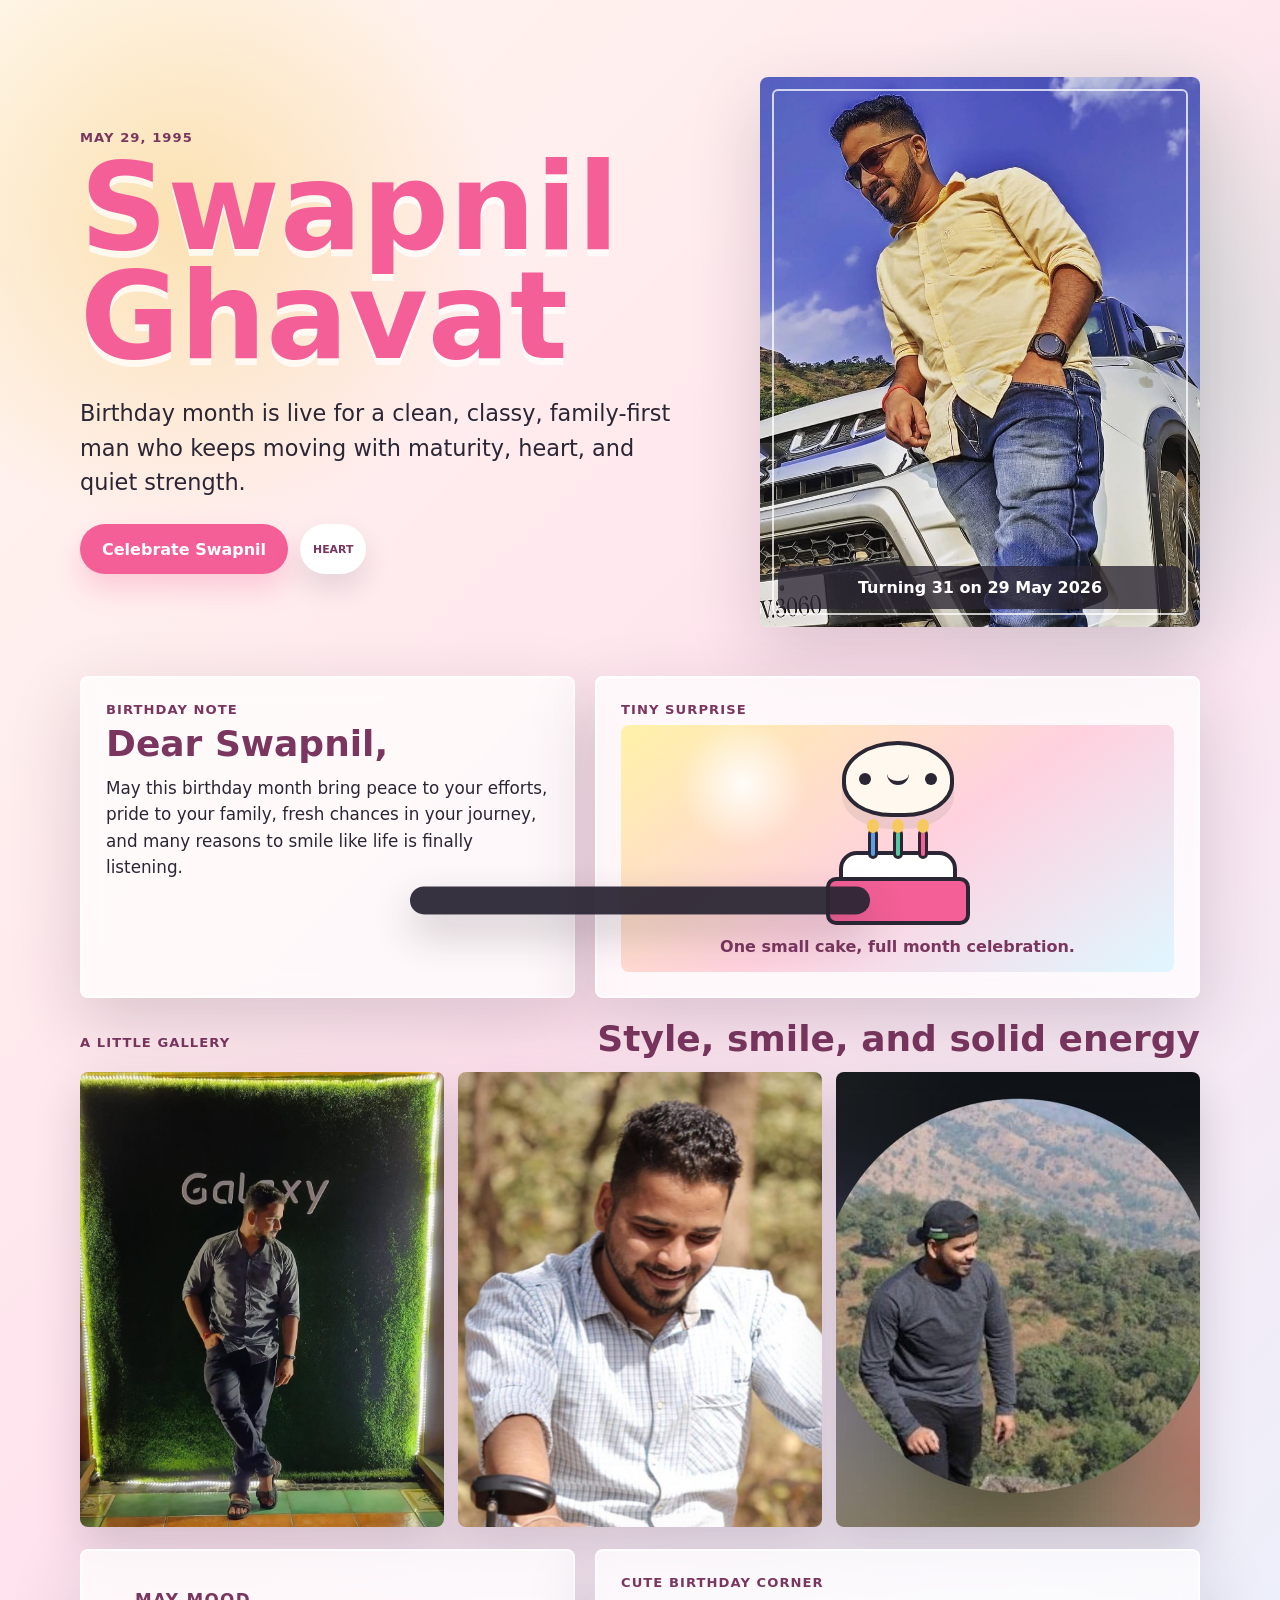
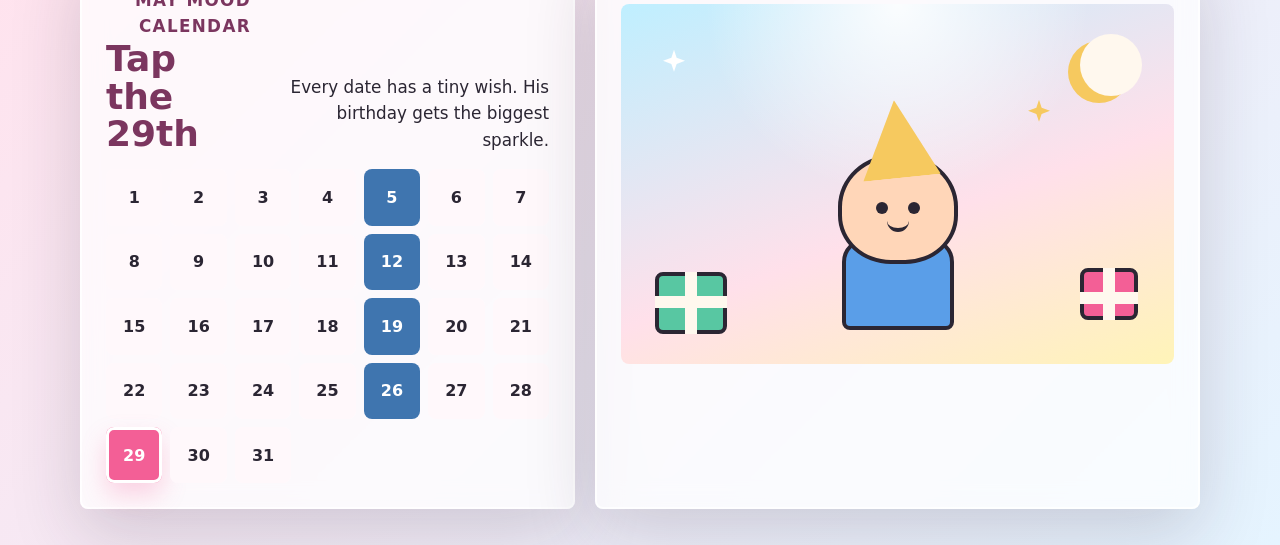
<file: index.html>
<!DOCTYPE html>
<html lang="en">
<head>
  <meta charset="UTF-8">
  <meta name="viewport" content="width=device-width, initial-scale=1.0">
  <title>Swapnil Ghavat | May Birthday Month</title>
  <link rel="stylesheet" href="styles.css">
</head>
<body>
  <main class="page-shell">
    <section class="hero" aria-label="Swapnil birthday month greeting">
      <div class="hero-copy">
        <p class="eyebrow">May 29, 1995</p>
        <h1>Swapnil Ghavat</h1>
        <p class="subtitle">Birthday month is live for a clean, classy, family-first man who keeps moving with maturity, heart, and quiet strength.</p>
        <div class="actions">
          <button class="primary-btn" type="button" id="partyButton">Celebrate Swapnil</button>
          <button class="icon-btn" type="button" id="wishButton" aria-label="Reveal another birthday wish">
            <span aria-hidden="true">HEART</span>
          </button>
        </div>
      </div>

      <figure class="hero-photo">
        <img src="swapnil-hero.jpeg" alt="Swapnil standing by a white car under a blue sky">
        <figcaption>Turning 31 on 29 May 2026</figcaption>
      </figure>
    </section>

    <section class="intro-grid" aria-label="Birthday message and cute birthday surprise">
      <article class="message-panel">
        <p class="section-kicker">Birthday note</p>
        <h2>Dear Swapnil,</h2>
        <p id="wishText">May this birthday month bring peace to your efforts, pride to your family, fresh chances in your journey, and many reasons to smile like life is finally listening.</p>
      </article>

      <article class="cute-panel">
        <p class="section-kicker">Tiny surprise</p>
        <div class="cartoon-card" aria-label="Cute cartoon birthday cake">
          <div class="cartoon-face">
            <span class="eye"></span>
            <span class="smile"></span>
            <span class="eye"></span>
          </div>
          <div class="cartoon-cake">
            <span class="mini-candle"></span>
            <span class="mini-candle"></span>
            <span class="mini-candle"></span>
            <div class="cake-top"></div>
            <div class="cake-bottom"></div>
          </div>
          <p>One small cake, full month celebration.</p>
        </div>
      </article>
    </section>

    <section class="gallery-section" aria-label="Swapnil photo gallery">
      <div class="section-heading">
        <p class="section-kicker">A little gallery</p>
        <h2>Style, smile, and solid energy</h2>
      </div>
      <div class="photo-grid">
        <img src="swapnil-gallery-1.jpeg" alt="Swapnil posing near a lit green wall">
        <img src="swapnil-gallery-2.jpeg" alt="Swapnil smiling outdoors">
        <img src="swapnil-gallery-3.jpeg" alt="Swapnil on a hillside">
      </div>
    </section>

    <section class="birthday-card" aria-label="Interactive birthday section">
      <div class="mini-game">
        <div class="game-header">
          <div>
            <p class="section-kicker">May mood calendar</p>
            <h2>Tap the 29th</h2>
          </div>
          <p>Every date has a tiny wish. His birthday gets the biggest sparkle.</p>
        </div>
        <div class="calendar" id="calendar" aria-label="Interactive May calendar"></div>
      </div>

      <div class="cartoon-panel">
        <p class="section-kicker">Cute birthday corner</p>
        <div class="cartoon-scene" aria-label="Cartoon birthday celebration">
          <div class="moon"></div>
          <div class="star star-one"></div>
          <div class="star star-two"></div>
          <div class="gift gift-one"></div>
          <div class="gift gift-two"></div>
          <div class="party-character">
            <div class="party-hat"></div>
            <div class="head">
              <span class="character-eye left"></span>
              <span class="character-eye right"></span>
              <span class="character-smile"></span>
            </div>
            <div class="body"></div>
          </div>
        </div>
      </div>
    </section>
  </main>

  <div class="toast" id="toast" role="status" aria-live="polite"></div>
  <script src="script.js"></script>
</body>
</html>
</file>
<file: styles.css>
:root {
  --ink: #2b2633;
  --plum: #7b365f;
  --rose: #ff7aa7;
  --sun: #f6c95f;
  --mint: #58c7a2;
  --blue: #5a9ee8;
  --cream: #fff8ee;
  --paper: #ffffff;
  --shadow: 0 24px 70px rgba(49, 36, 56, 0.18);
}

* {
  box-sizing: border-box;
}

body {
  margin: 0;
  min-height: 100vh;
  color: var(--ink);
  font-family: "Trebuchet MS", "Segoe UI", system-ui, sans-serif;
  background:
    radial-gradient(circle at 14% 10%, rgba(246, 201, 95, 0.42), transparent 20rem),
    radial-gradient(circle at 86% 16%, rgba(88, 199, 162, 0.28), transparent 22rem),
    linear-gradient(135deg, #fff8ee 0%, #ffe3ee 46%, #e5f4ff 100%);
  overflow-x: hidden;
}

img {
  display: block;
  max-width: 100%;
}

button {
  font: inherit;
}

.page-shell {
  width: min(1120px, calc(100% - 32px));
  margin: 0 auto;
  padding: 28px 0 36px;
}

.hero {
  min-height: 72vh;
  display: grid;
  grid-template-columns: minmax(0, 1fr) minmax(320px, 440px);
  align-items: center;
  gap: 36px;
}

.eyebrow,
.section-kicker {
  margin: 0 0 8px;
  color: var(--plum);
  font-size: 0.82rem;
  font-weight: 900;
  text-transform: uppercase;
  letter-spacing: 0.08em;
}

h1,
h2 {
  margin: 0;
  color: var(--plum);
}

h1 {
  max-width: 740px;
  font-size: clamp(3.4rem, 10vw, 7.6rem);
  line-height: 0.9;
  letter-spacing: 0;
  color: #f35f96;
  text-shadow: 0 7px 0 rgba(255, 255, 255, 0.72);
}

h2 {
  font-size: clamp(1.45rem, 3vw, 2.25rem);
  line-height: 1.05;
}

.subtitle {
  max-width: 610px;
  margin: 24px 0;
  font-size: clamp(1.1rem, 2vw, 1.4rem);
  line-height: 1.55;
}

.actions {
  display: flex;
  align-items: center;
  gap: 12px;
  flex-wrap: wrap;
}

.primary-btn,
.icon-btn,
.date {
  border: 0;
  cursor: pointer;
  transition: transform 180ms ease, box-shadow 180ms ease, background 180ms ease;
}

.primary-btn {
  min-height: 50px;
  padding: 0 22px;
  border-radius: 999px;
  color: white;
  background: #f35f96;
  font-weight: 900;
  box-shadow: 0 14px 28px rgba(243, 95, 150, 0.26);
}

.icon-btn {
  min-width: 58px;
  height: 50px;
  padding: 0 13px;
  border-radius: 999px;
  color: var(--plum);
  background: var(--paper);
  font-size: 0.68rem;
  font-weight: 900;
  box-shadow: 0 14px 28px rgba(49, 36, 56, 0.12);
}

.primary-btn:hover,
.icon-btn:hover {
  transform: translateY(-2px);
}

.hero-photo {
  position: relative;
  margin: 0;
  border-radius: 8px;
  overflow: hidden;
  background: var(--paper);
  box-shadow: var(--shadow);
}

.hero-photo::before {
  content: "";
  position: absolute;
  inset: 12px;
  z-index: 2;
  border: 2px solid rgba(255, 255, 255, 0.74);
  border-radius: 6px;
  pointer-events: none;
}

.hero-photo img {
  width: 100%;
  aspect-ratio: 4 / 5;
  object-fit: cover;
}

.hero-photo figcaption {
  position: absolute;
  left: 18px;
  right: 18px;
  bottom: 18px;
  z-index: 3;
  padding: 12px 14px;
  border-radius: 8px;
  color: white;
  background: rgba(43, 38, 51, 0.78);
  font-weight: 900;
  text-align: center;
}

.intro-grid,
.birthday-card {
  display: grid;
  grid-template-columns: 0.9fr 1.1fr;
  gap: 20px;
  align-items: stretch;
}

.message-panel,
.cute-panel,
.mini-game,
.cartoon-panel {
  border: 2px solid rgba(255, 255, 255, 0.78);
  border-radius: 8px;
  background: rgba(255, 255, 255, 0.72);
  box-shadow: var(--shadow);
  backdrop-filter: blur(12px);
}

.message-panel,
.cute-panel,
.mini-game,
.cartoon-panel {
  padding: 24px;
}

.message-panel p:not(.section-kicker),
.game-header p {
  margin: 12px 0 0;
  line-height: 1.58;
  font-size: 1.05rem;
}

.cartoon-card {
  min-height: 220px;
  display: grid;
  place-items: center;
  gap: 12px;
  padding: 16px;
  border-radius: 8px;
  background:
    radial-gradient(circle at 22% 24%, rgba(255, 255, 255, 0.9), transparent 4rem),
    linear-gradient(145deg, #fff2a8, #ffd1df 52%, #dff7ff);
  text-align: center;
}

.cartoon-card p {
  margin: 0;
  color: var(--plum);
  font-weight: 900;
}

.cartoon-face {
  width: 112px;
  height: 76px;
  display: flex;
  align-items: center;
  justify-content: center;
  gap: 16px;
  border: 4px solid #2b2633;
  border-radius: 50% 50% 44% 44%;
  background: #fff8ee;
  box-shadow: 0 12px 0 rgba(43, 38, 51, 0.08);
}

.eye,
.character-eye {
  width: 12px;
  height: 12px;
  border-radius: 50%;
  background: #2b2633;
}

.smile,
.character-smile {
  width: 22px;
  height: 12px;
  border-bottom: 4px solid #2b2633;
  border-radius: 0 0 999px 999px;
}

.cartoon-cake {
  position: relative;
  width: 144px;
  height: 96px;
}

.cake-top,
.cake-bottom {
  position: absolute;
  left: 50%;
  transform: translateX(-50%);
  border: 4px solid #2b2633;
}

.cake-top {
  top: 22px;
  width: 118px;
  height: 36px;
  border-radius: 18px 18px 10px 10px;
  background: #ffffff;
}

.cake-bottom {
  bottom: 0;
  width: 144px;
  height: 48px;
  border-radius: 10px;
  background: #f35f96;
}

.mini-candle {
  position: absolute;
  top: 0;
  width: 10px;
  height: 30px;
  border: 3px solid #2b2633;
  border-radius: 999px;
  background: #5a9ee8;
  z-index: 2;
}

.mini-candle::before {
  content: "";
  position: absolute;
  left: 50%;
  top: -13px;
  width: 12px;
  height: 14px;
  border-radius: 50%;
  background: #f6c95f;
  transform: translateX(-50%);
}

.mini-candle:nth-child(1) { left: 42px; }
.mini-candle:nth-child(2) { left: 67px; background: #58c7a2; }
.mini-candle:nth-child(3) { left: 92px; background: #f35f96; }

.gallery-section {
  margin: 22px 0;
}

.section-heading {
  display: flex;
  justify-content: space-between;
  align-items: end;
  gap: 16px;
  margin-bottom: 14px;
}

.photo-grid {
  display: grid;
  grid-template-columns: repeat(3, minmax(0, 1fr));
  gap: 14px;
}

.photo-grid img {
  width: 100%;
  aspect-ratio: 4 / 5;
  object-fit: cover;
  border-radius: 8px;
  box-shadow: 0 18px 46px rgba(49, 36, 56, 0.18);
}

.game-header {
  display: flex;
  justify-content: space-between;
  gap: 18px;
  align-items: end;
  margin-bottom: 16px;
}

.game-header p {
  max-width: 280px;
  text-align: right;
}

.calendar {
  display: grid;
  grid-template-columns: repeat(7, minmax(34px, 1fr));
  gap: 8px;
}

.date {
  aspect-ratio: 1;
  border-radius: 8px;
  display: grid;
  place-items: center;
  color: var(--ink);
  background: #fff8fb;
  font-weight: 900;
}

.date:hover,
.date:focus-visible {
  outline: none;
  transform: translateY(-3px);
  background: var(--sun);
}

.date.special {
  color: white;
  background: #3f75af;
}

.date.birthday {
  color: white;
  background: #f35f96;
  box-shadow: inset 0 0 0 3px white, 0 12px 24px rgba(243, 95, 150, 0.26);
}

.cartoon-scene {
  position: relative;
  min-height: 360px;
  margin-top: 14px;
  overflow: hidden;
  border-radius: 8px;
  background:
    radial-gradient(circle at 50% 0, rgba(255, 255, 255, 0.9), transparent 12rem),
    linear-gradient(160deg, #bfefff, #ffe0ea 58%, #fff4b8);
}

.moon {
  position: absolute;
  right: 32px;
  top: 30px;
  width: 62px;
  height: 62px;
  border-radius: 50%;
  background: #fff8ee;
  box-shadow: -12px 7px 0 #f6c95f;
}

.star {
  position: absolute;
  width: 22px;
  height: 22px;
  background: #ffffff;
  clip-path: polygon(50% 0, 62% 36%, 100% 50%, 62% 64%, 50% 100%, 38% 64%, 0 50%, 38% 36%);
  animation: cute-pulse 1.8s ease-in-out infinite alternate;
}

.star-one {
  left: 42px;
  top: 46px;
}

.star-two {
  right: 124px;
  top: 96px;
  background: #f6c95f;
  animation-delay: -0.7s;
}

.gift {
  position: absolute;
  bottom: 30px;
  border: 4px solid #2b2633;
  border-radius: 8px;
}

.gift::before,
.gift::after {
  content: "";
  position: absolute;
  background: #fff8ee;
}

.gift::before {
  left: 50%;
  top: -4px;
  width: 12px;
  height: calc(100% + 8px);
  transform: translateX(-50%);
}

.gift::after {
  left: -4px;
  top: 20px;
  width: calc(100% + 8px);
  height: 12px;
}

.gift-one {
  left: 34px;
  width: 72px;
  height: 62px;
  background: #58c7a2;
}

.gift-two {
  right: 36px;
  bottom: 44px;
  width: 58px;
  height: 52px;
  background: #f35f96;
}

.party-character {
  position: absolute;
  left: 50%;
  bottom: 34px;
  width: 150px;
  height: 230px;
  transform: translateX(-50%);
  animation: happy-bounce 2.4s ease-in-out infinite;
}

.party-hat {
  position: absolute;
  left: 50%;
  top: 0;
  width: 78px;
  height: 78px;
  background: #f6c95f;
  clip-path: polygon(50% 0, 100% 100%, 0 100%);
  transform: translateX(-50%) rotate(-6deg);
  z-index: 3;
}

.head {
  position: absolute;
  left: 50%;
  top: 54px;
  width: 120px;
  height: 110px;
  border: 4px solid #2b2633;
  border-radius: 48% 48% 44% 44%;
  background: #ffd6b8;
  transform: translateX(-50%);
  z-index: 2;
}

.character-eye {
  position: absolute;
  top: 44px;
}

.character-eye.left { left: 34px; }
.character-eye.right { right: 34px; }

.character-smile {
  position: absolute;
  left: 50%;
  top: 62px;
  transform: translateX(-50%);
}

.body {
  position: absolute;
  left: 50%;
  bottom: 0;
  width: 112px;
  height: 92px;
  border: 4px solid #2b2633;
  border-radius: 24px 24px 8px 8px;
  background: #5a9ee8;
  transform: translateX(-50%);
}

.toast {
  position: fixed;
  left: 50%;
  bottom: 22px;
  z-index: 20;
  width: min(460px, calc(100% - 28px));
  padding: 14px 18px;
  border-radius: 999px;
  color: white;
  background: rgba(43, 38, 51, 0.94);
  text-align: center;
  box-shadow: 0 18px 40px rgba(43, 38, 51, 0.24);
  transform: translate(-50%, 130%);
  transition: transform 220ms ease;
}

.toast.show {
  transform: translate(-50%, 0);
}

.confetti {
  position: fixed;
  top: -16px;
  z-index: 30;
  width: 10px;
  height: 16px;
  border-radius: 3px;
  pointer-events: none;
  animation: confetti-fall 1.8s linear forwards;
}

@keyframes confetti-fall {
  to {
    transform: translateY(105vh) rotate(720deg);
    opacity: 0;
  }
}

@keyframes cute-pulse {
  to { transform: scale(1.22) rotate(10deg); }
}

@keyframes happy-bounce {
  50% { transform: translateX(-50%) translateY(-8px) rotate(1deg); }
}

@media (max-width: 850px) {
  .hero,
  .intro-grid,
  .birthday-card {
    grid-template-columns: 1fr;
  }

  .hero {
    min-height: auto;
    padding-top: 18px;
  }

  .game-header,
  .section-heading {
    display: block;
  }

  .game-header p {
    max-width: none;
    text-align: left;
  }
}

@media (max-width: 620px) {
  .page-shell {
    width: min(100% - 22px, 1120px);
    padding-top: 14px;
  }

  h1 {
    font-size: clamp(3rem, 17vw, 4.8rem);
  }

  .photo-grid {
    grid-template-columns: 1fr;
  }

  .message-panel,
  .cute-panel,
  .mini-game,
  .cartoon-panel {
    padding: 18px;
  }

  .calendar {
    gap: 5px;
  }

  .date {
    font-size: 0.88rem;
  }
}
</file>
